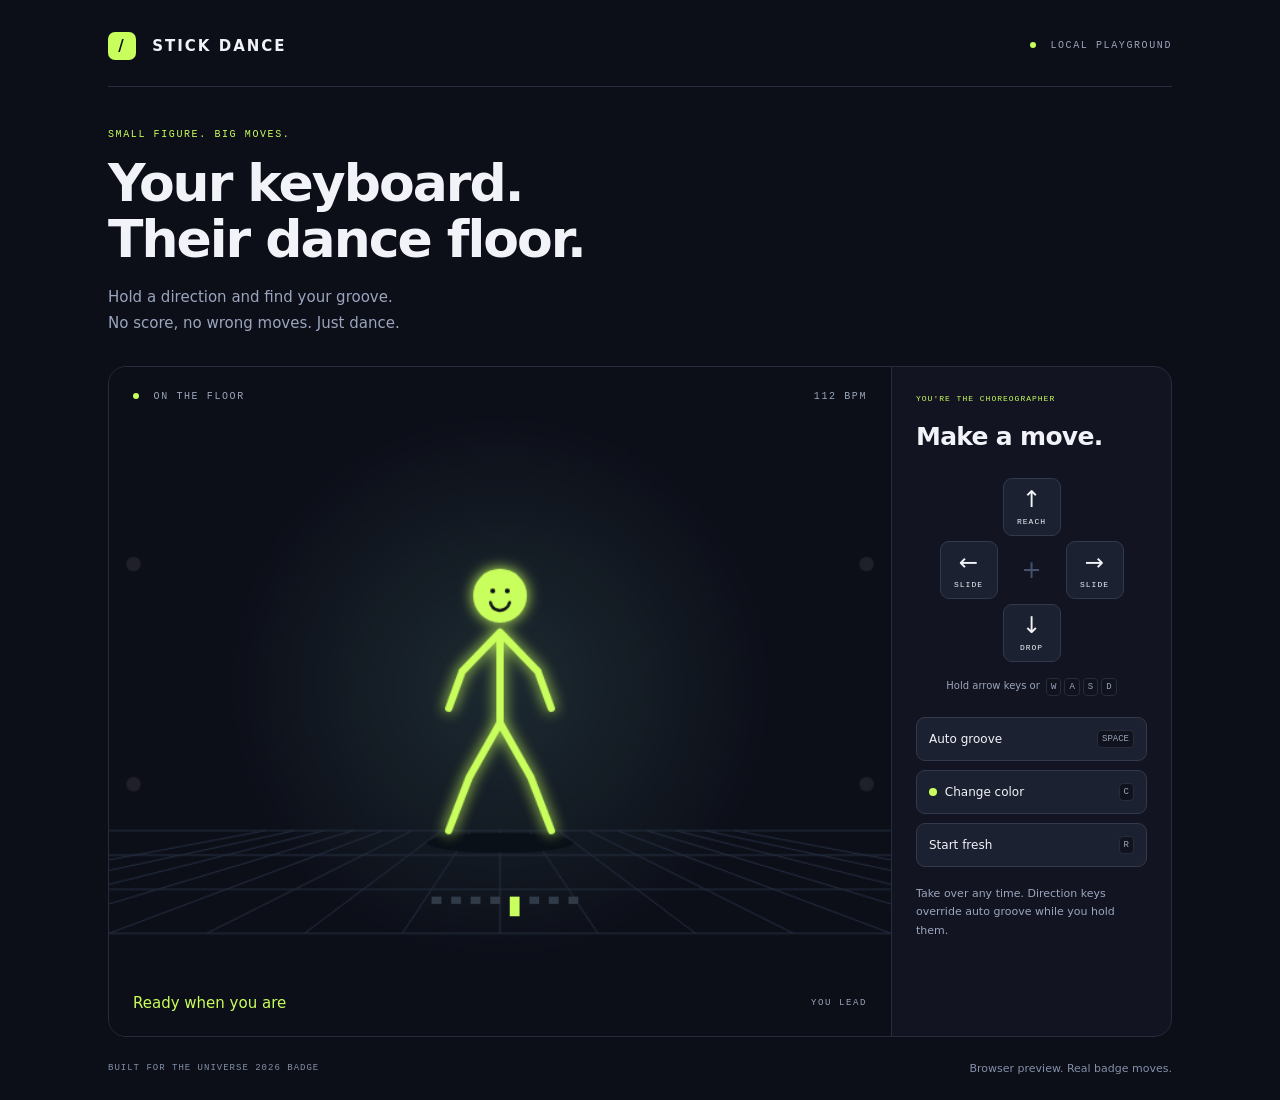
<file: badge/apps/stick_dance/preview/index.html>
<!doctype html>
<html lang="en">
<head>
  <meta charset="utf-8">
  <meta name="viewport" content="width=device-width, initial-scale=1">
  <meta name="theme-color" content="#0c0e18">
  <title>Stick Dance - your tiny dance floor</title>
  <link rel="icon" href="../icon.png">
  <link rel="stylesheet" href="style.css">
</head>
<body>
  <main>
    <header>
      <a class="wordmark" href="./" aria-label="Stick Dance home"><span class="logo">/</span> STICK DANCE</a>
      <span class="tag"><span class="dot"></span> LOCAL PLAYGROUND</span>
    </header>
    <section class="intro">
      <p class="eyebrow">SMALL FIGURE. BIG MOVES.</p>
      <h1>Your keyboard.<br>Their dance floor.</h1>
      <p class="lede">Hold a direction and find your groove.<br>No score, no wrong moves. Just dance.</p>
    </section>
    <section class="playground" aria-label="Interactive dance playground">
      <div class="stage">
        <div class="stage-top"><span><span class="dot"></span> ON THE FLOOR</span><span>112 BPM</span></div>
        <canvas id="dance" width="640" height="480" tabindex="0" aria-label="Dancing stick figure. Use arrow keys or WASD to dance, Space for automatic dancing, C for color, R to reset."></canvas>
        <div class="stage-bottom"><span id="move" role="status">Ready when you are</span><span id="mode">YOU LEAD</span></div>
      </div>
      <aside class="controls">
        <p class="eyebrow">YOU'RE THE CHOREOGRAPHER</p>
        <h2>Make a move.</h2>
        <div class="dpad" aria-label="Hold to dance">
          <button class="direction up" data-move="up" aria-label="Hold to jump"><span>&uarr;</span><small>REACH</small></button>
          <button class="direction left" data-move="left" aria-label="Hold to slide left"><span>&larr;</span><small>SLIDE</small></button>
          <div class="dpad-center" aria-hidden="true">+</div>
          <button class="direction right" data-move="right" aria-label="Hold to slide right"><span>&rarr;</span><small>SLIDE</small></button>
          <button class="direction down" data-move="down" aria-label="Hold to squat"><span>&darr;</span><small>DROP</small></button>
        </div>
        <p class="hint">Hold arrow keys or <kbd>W</kbd><kbd>A</kbd><kbd>S</kbd><kbd>D</kbd></p>
        <div class="actions">
          <button id="auto" aria-pressed="false"><span>Auto groove</span><kbd>SPACE</kbd></button>
          <button id="color"><span><span class="swatch"></span> Change color</span><kbd>C</kbd></button>
          <button id="reset"><span>Start fresh</span><kbd>R</kbd></button>
        </div>
        <p class="note">Take over any time. Direction keys override auto groove while you hold them.</p>
      </aside>
    </section>
    <p id="error" class="error" role="alert" hidden></p>
    <footer><span>BUILT FOR THE UNIVERSE 2026 BADGE</span><span>Browser preview. Real badge moves.</span></footer>
  </main>
  <script type="module" src="app.mjs"></script>
</body>
</html>
</file>
<file: badge/apps/stick_dance/preview/style.css>
:root { color-scheme: dark; --bg: #0c0e18; --panel: #121521; --line: #272c3c; --muted: #9ba5bd; --accent: #c9ff5c; }
* { box-sizing: border-box; }
body { margin: 0; background: var(--bg); color: #f1f3f8; font: 15px/1.5 system-ui, sans-serif; }
main { max-width: 1160px; margin: auto; padding: 32px 48px 24px; }
header, footer, .stage-top, .stage-bottom { display: flex; justify-content: space-between; align-items: center; gap: 16px; }
header { padding-bottom: 26px; border-bottom: 1px solid var(--line); }
.wordmark { color: #f1f3f8; text-decoration: none; font-size: 15px; font-weight: 800; letter-spacing: 2px; }
.logo { display: inline-grid; place-items: center; margin-right: 9px; color: var(--bg); background: var(--accent); width: 28px; height: 28px; border-radius: 7px; }
.tag, .eyebrow, footer, .stage-top, #mode { font: 10px/1.6 ui-monospace, monospace; letter-spacing: 1.6px; }
.tag { color: var(--muted); }
.dot { display: inline-block; width: 6px; height: 6px; border-radius: 50%; background: var(--accent); margin-right: 7px; }
.intro { padding: 40px 0 30px; }
.eyebrow { color: var(--accent); margin: 0 0 12px; }
h1 { margin: 0; font-size: clamp(32px, 4.5vw, 52px); line-height: 1.08; letter-spacing: -2px; font-weight: 750; }
.lede { color: var(--muted); margin: 18px 0 0; line-height: 1.7; }
.playground { display: grid; grid-template-columns: minmax(0, 1fr) 280px; border: 1px solid var(--line); border-radius: 18px; overflow: hidden; background: var(--panel); }
.stage { display: flex; flex-direction: column; min-width: 0; background: #0c0e18; }
.stage-top { color: var(--muted); padding: 22px 24px 0; }
canvas { width: 100%; aspect-ratio: 4/3; display: block; outline-offset: -3px; flex: 1; min-height: 0; object-fit: contain; }
.stage-bottom { padding: 0 24px 22px; color: var(--accent); }
#mode { color: var(--muted); font-size: 9px; }
.controls { padding: 26px 24px; border-left: 1px solid var(--line); }
.controls .eyebrow { font-size: 8px; letter-spacing: 1px; }
h2 { font-size: 25px; letter-spacing: -.7px; margin: 0 0 22px; }
.dpad { display: grid; grid-template-columns: repeat(3, 58px); grid-template-rows: repeat(3, 58px); gap: 5px; justify-content: center; }
button { font: inherit; color: inherit; cursor: pointer; border: 1px solid #32394d; background: #1c2131; border-radius: 9px; transition: background .12s, border-color .12s; }
button:hover { background: #293047; border-color: #68748e; }
button:focus-visible, canvas:focus-visible { outline: 2px solid var(--accent); outline-offset: 3px; }
.direction { display: flex; flex-direction: column; align-items: center; justify-content: center; user-select: none; touch-action: none; -webkit-user-select: none; }
.direction span { font-size: 23px; line-height: 1; }
.direction small { font: 8px ui-monospace, monospace; margin-top: 6px; letter-spacing: 1px; }
.direction.active { color: #0c0e18; background: var(--accent); border-color: var(--accent); }
.up { grid-area: 1 / 2; }.left { grid-area: 2 / 1; }.right { grid-area: 2 / 3; }.down { grid-area: 3 / 2; }
.dpad-center { grid-area: 2 / 2; display: grid; place-items: center; color: #46506a; font-size: 24px; }
.hint { color: var(--muted); font-size: 10px; text-align: center; margin: 16px -10px 24px; }
kbd { font: 9px ui-monospace, monospace; padding: 3px 4px; background: #10131d; border: 1px solid var(--line); border-radius: 4px; color: var(--muted); margin-left: 3px; white-space: nowrap; }
.actions { display: grid; gap: 9px; }
.actions button { padding: 12px; display: flex; align-items: center; justify-content: space-between; font-size: 12px; }
#auto[aria-pressed="true"] { border-color: var(--accent); color: var(--accent); }
.swatch { display: inline-block; width: 8px; height: 8px; background: var(--accent); border-radius: 50%; margin-right: 4px; }
.note { color: var(--muted); font-size: 11px; line-height: 1.7; margin: 18px 0 0; }
footer { color: #8490a8; font-size: 9px; letter-spacing: 1px; margin-top: 24px; }
footer span:last-child { letter-spacing: 0; font: 11px system-ui, sans-serif; }
.error { border: 1px solid #ff7db9; padding: 18px; color: #ffbdd8; border-radius: 8px; }
@media (max-width: 760px) {
  main { padding: 20px; }.tag { font-size: 8px; letter-spacing: .5px; }.intro { padding: 30px 0; }
  .playground { grid-template-columns: 1fr; }.controls { border-left: 0; border-top: 1px solid var(--line); }
  canvas { flex: none; max-height: 280px; }.intro { padding: 22px 0; }h1 { font-size: 30px; }
  .lede { font-size: 12px; margin-top: 10px; }.stage-top { padding-top: 16px; }.stage-bottom { padding-bottom: 16px; }
  .controls { display: grid; grid-template-columns: 1fr 1fr; gap: 12px 18px; padding: 20px; align-items: center; }
  .controls h2 { display: none; }.controls .eyebrow { grid-column: 1 / -1; text-align: center; margin: 0; }
  .dpad { grid-template-columns: repeat(3, 44px); grid-template-rows: repeat(3, 44px); gap: 4px; }
  .direction span { font-size: 18px; }.direction small { font-size: 7px; margin-top: 3px; }
  .hint { grid-row: 3; grid-column: 1 / -1; margin: 0; }
  .actions { grid-column: 2; grid-row: 2; gap: 6px; }.actions button { padding: 10px 8px; font-size: 11px; }
  .note { grid-column: 1 / -1; text-align: center; margin: 0; font-size: 10px; }
  footer { align-items: flex-start; flex-direction: column; gap: 6px; }
}
@media (max-width: 380px) {
  main { padding: 14px; }.tag { display: none; }.controls { gap: 12px 8px; padding: 14px; }
  .actions kbd { display: none; }.stage-top, .stage-bottom { padding-left: 16px; padding-right: 16px; }
}
@media (prefers-reduced-motion: reduce) { button { transition: none; } }
</file>
